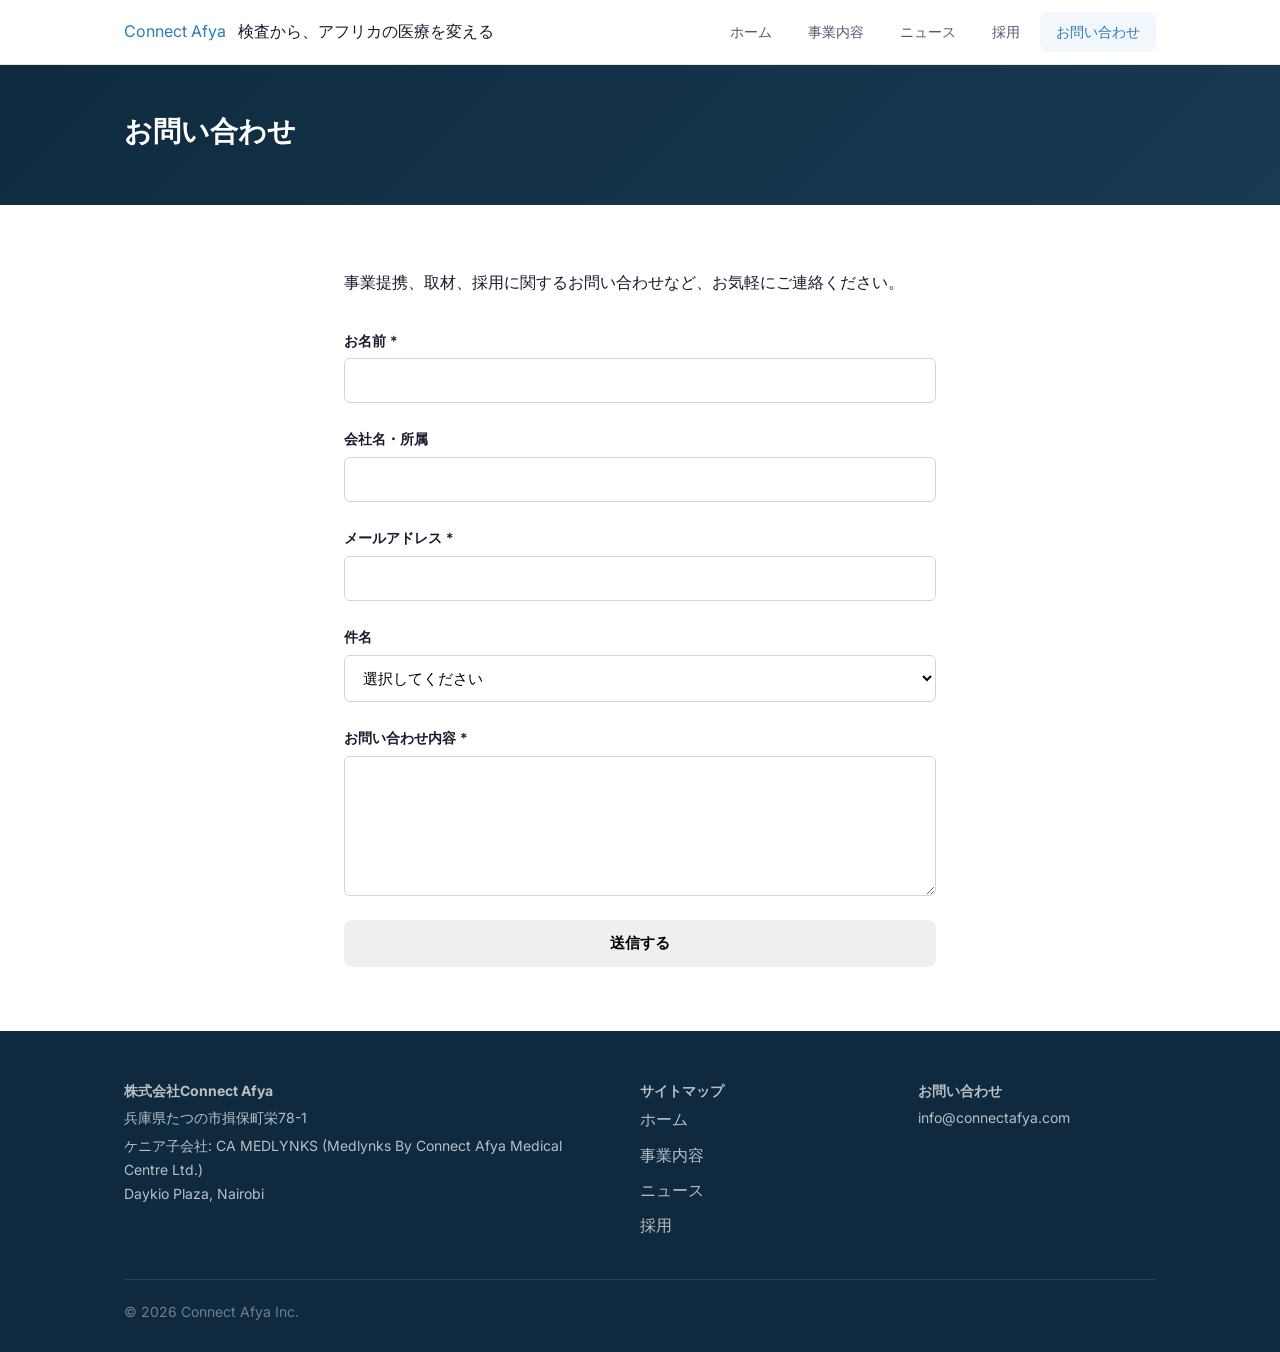
<file: contact/index.html>
<!DOCTYPE html>
<html lang="ja">
<head>
  <meta charset="UTF-8">
  <meta name="viewport" content="width=device-width, initial-scale=1.0">
  <title>お問い合わせ | Connect Afya</title>
  <meta name="description" content="Connect Afyaへのお問い合わせはこちらから。事業提携、取材、採用に関するご連絡をお待ちしています。">
  <link rel="preconnect" href="https://fonts.googleapis.com">
  <link rel="preconnect" href="https://fonts.gstatic.com" crossorigin>
  <link href="https://fonts.googleapis.com/css2?family=Inter:wght@400;500;600;700;800&display=swap" rel="stylesheet">
  <link rel="stylesheet" href="/assets/css/style.css">
  <link rel="icon" href="/favicon.ico">
  <meta property="og:type" content="website">
  <meta property="og:site_name" content="Connect Afya">
  <meta property="og:title" content="お問い合わせ | Connect Afya">
  <meta property="og:description" content="Connect Afyaへのお問い合わせはこちらから。事業提携、取材、採用に関するご連絡をお待ちしています。">
  <meta property="og:image" content="/assets/images/hero-lab.jpg">
  <meta property="og:locale" content="ja_JP">
  <meta name="twitter:card" content="summary_large_image">
</head>
<body>

  <!-- Header -->
  <header class="site-header">
    <div class="site-header__inner">
      <div class="site-header__logo">
        <a href="/">Connect Afya</a>
        <span>検査から、アフリカの医療を変える</span>
      </div>
      <nav class="site-nav">
        <a href="/">ホーム</a>
        <a href="/#business">事業内容</a>
        <a href="/news/">ニュース</a>
        <a href="/careers/">採用</a>
        <a href="/contact/" class="active">お問い合わせ</a>
      </nav>
      <button class="mobile-toggle" aria-label="メニューを開く">
        <span></span>
        <span></span>
        <span></span>
      </button>
    </div>
  </header>

  <!-- Hero -->
  <section class="hero hero--news">
    <div class="container">
      <h1>お問い合わせ</h1>
    </div>
  </section>

  <!-- Contact Form -->
  <section class="section">
    <div class="container" style="max-width:640px;">
      <p style="margin-bottom:2rem;">事業提携、取材、採用に関するお問い合わせなど、お気軽にご連絡ください。</p>

      <form action="https://formspree.io/f/xanonjwk" method="POST" class="contact-form">
        <div class="form-group">
          <label for="name">お名前 <span style="color:var(--color-accent);">*</span></label>
          <input type="text" id="name" name="name" required>
        </div>
        <div class="form-group">
          <label for="company">会社名・所属</label>
          <input type="text" id="company" name="company">
        </div>
        <div class="form-group">
          <label for="email">メールアドレス <span style="color:var(--color-accent);">*</span></label>
          <input type="email" id="email" name="email" required>
        </div>
        <div class="form-group">
          <label for="subject">件名</label>
          <select id="subject" name="subject">
            <option value="">選択してください</option>
            <option value="事業提携">事業提携のご相談</option>
            <option value="取材">取材のお申込み</option>
            <option value="採用">採用に関するお問い合わせ</option>
            <option value="その他">その他</option>
          </select>
        </div>
        <div class="form-group">
          <label for="message">お問い合わせ内容 <span style="color:var(--color-accent);">*</span></label>
          <textarea id="message" name="message" rows="6" required></textarea>
        </div>
        <button type="submit" class="btn">送信する</button>
      </form>
    </div>
  </section>

  <!-- Footer -->
  <footer class="site-footer">
    <div class="container">
      <div class="site-footer__grid">
        <div>
          <p><strong>株式会社Connect Afya</strong></p>
          <p>兵庫県たつの市揖保町栄78-1</p>
          <p>ケニア子会社: CA MEDLYNKS (Medlynks By Connect Afya Medical Centre Ltd.)<br>Daykio Plaza, Nairobi</p>
        </div>
        <div>
          <p><strong>サイトマップ</strong></p>
          <ul>
            <li><a href="/">ホーム</a></li>
            <li><a href="/#business">事業内容</a></li>
            <li><a href="/news/">ニュース</a></li>
            <li><a href="/careers/">採用</a></li>
          </ul>
        </div>
        <div>
          <p><strong>お問い合わせ</strong></p>
          <p><a href="mailto:info@connectafya.com">info@connectafya.com</a></p>
        </div>
      </div>
      <div class="site-footer__bottom">
        <p>&copy; 2026 Connect Afya Inc.</p>
      </div>
    </div>
  </footer>

  <!-- Scroll animation & mobile menu -->
  <script>
    document.addEventListener('DOMContentLoaded', function() {
      var toggle = document.querySelector('.mobile-toggle');
      var nav = document.querySelector('.site-nav');
      if (toggle && nav) {
        toggle.addEventListener('click', function() {
          nav.classList.toggle('open');
        });
      }
    });
  </script>
</body>
</html>
</file>
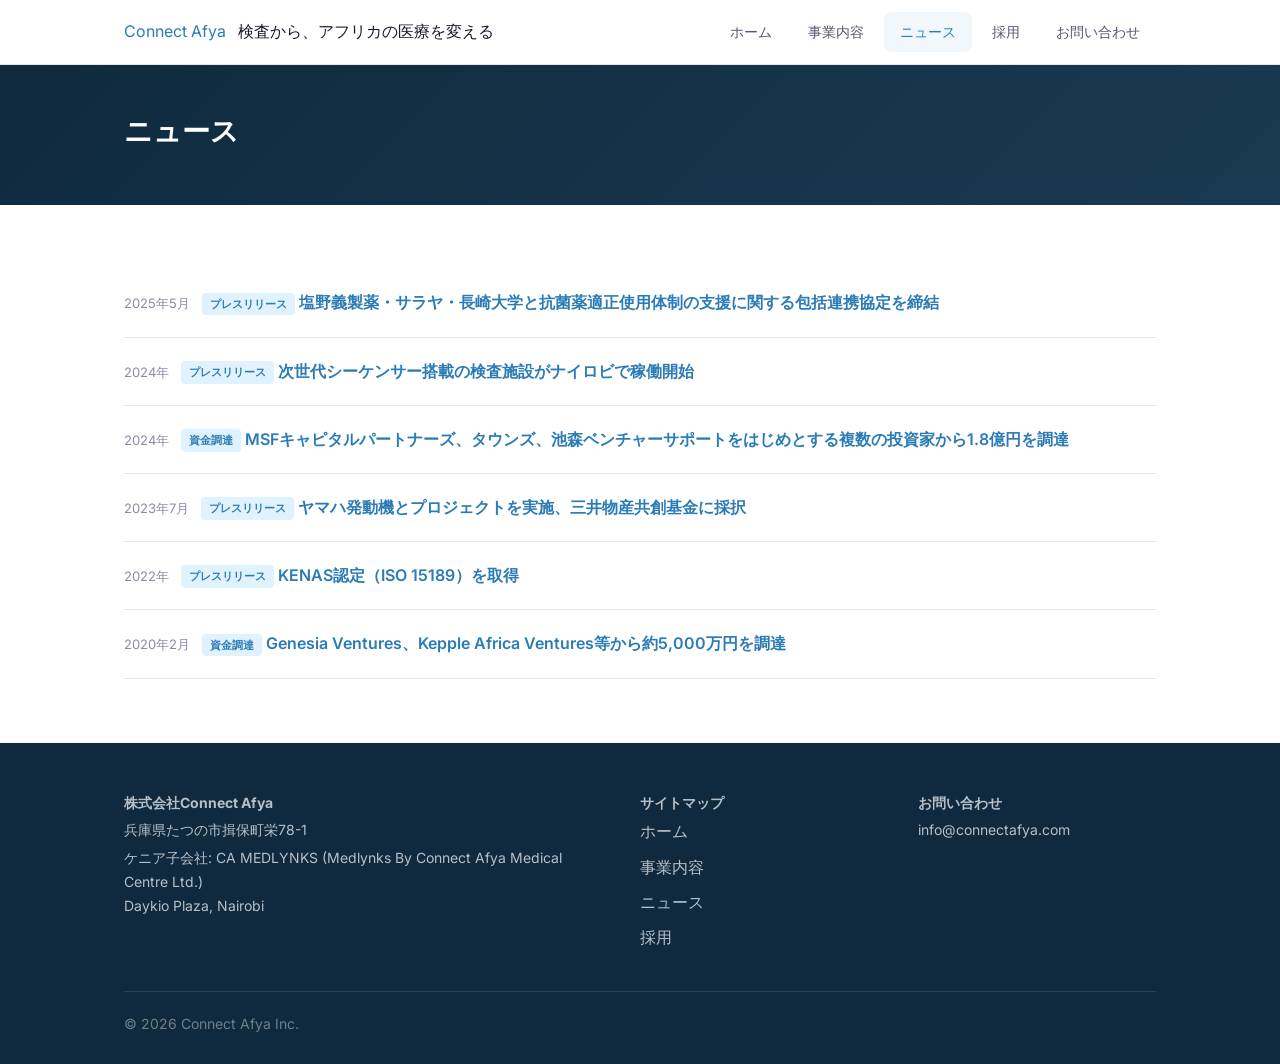
<file: news/index.html>
<!DOCTYPE html>
<html lang="ja">
<head>
  <meta charset="UTF-8">
  <meta name="viewport" content="width=device-width, initial-scale=1.0">
  <title>ニュース | Connect Afya</title>
  <meta name="description" content="Connect Afyaのニュース、プレスリリース、資金調達情報をお届けします。">
  <link rel="preconnect" href="https://fonts.googleapis.com">
  <link rel="preconnect" href="https://fonts.gstatic.com" crossorigin>
  <link href="https://fonts.googleapis.com/css2?family=Inter:wght@400;500;600;700;800&display=swap" rel="stylesheet">
  <link rel="stylesheet" href="/assets/css/style.css">
  <link rel="icon" href="/favicon.ico">
  <meta property="og:type" content="website">
  <meta property="og:site_name" content="Connect Afya">
  <meta property="og:title" content="ニュース | Connect Afya">
  <meta property="og:description" content="Connect Afyaのニュース、プレスリリース、資金調達情報をお届けします。">
  <meta property="og:image" content="/assets/images/hero-lab.jpg">
  <meta property="og:locale" content="ja_JP">
  <meta name="twitter:card" content="summary_large_image">
</head>
<body>

  <!-- Header -->
  <header class="site-header">
    <div class="site-header__inner">
      <div class="site-header__logo">
        <a href="/">Connect Afya</a>
        <span>検査から、アフリカの医療を変える</span>
      </div>
      <nav class="site-nav">
        <a href="/">ホーム</a>
        <a href="/#business">事業内容</a>
        <a href="/news/" class="active">ニュース</a>
        <a href="/careers/">採用</a>
        <a href="mailto:info@connectafya.com">お問い合わせ</a>
      </nav>
      <button class="mobile-toggle" aria-label="メニューを開く">
        <span></span>
        <span></span>
        <span></span>
      </button>
    </div>
  </header>

  <!-- Hero -->
  <section class="hero hero--news">
    <div class="container">
      <h1>ニュース</h1>
    </div>
  </section>

  <!-- News List -->
  <section class="section">
    <div class="container">
      <div class="news-item">
        <span class="news-item__date">2025年5月</span>
        <span class="news-item__tag">プレスリリース</span>
        <a href="https://www.shionogi.com/jp/ja/news/2025/05/20240509-2.html" target="_blank" rel="noopener" class="news-item__title">塩野義製薬・サラヤ・長崎大学と抗菌薬適正使用体制の支援に関する包括連携協定を締結</a>
      </div>
      <div class="news-item">
        <span class="news-item__date">2024年</span>
        <span class="news-item__tag">プレスリリース</span>
        <a href="#" class="news-item__title">次世代シーケンサー搭載の検査施設がナイロビで稼働開始</a>
      </div>
      <div class="news-item">
        <span class="news-item__date">2024年</span>
        <span class="news-item__tag">資金調達</span>
        <a href="#" class="news-item__title">MSFキャピタルパートナーズ、タウンズ、池森ベンチャーサポートをはじめとする複数の投資家から1.8億円を調達</a>
      </div>
      <div class="news-item">
        <span class="news-item__date">2023年7月</span>
        <span class="news-item__tag">プレスリリース</span>
        <a href="yamaha-mitsui.html" class="news-item__title">ヤマハ発動機とプロジェクトを実施、三井物産共創基金に採択</a>
      </div>
      <div class="news-item">
        <span class="news-item__date">2022年</span>
        <span class="news-item__tag">プレスリリース</span>
        <a href="#" class="news-item__title">KENAS認定（ISO 15189）を取得</a>
      </div>
      <div class="news-item">
        <span class="news-item__date">2020年2月</span>
        <span class="news-item__tag">資金調達</span>
        <a href="#" class="news-item__title">Genesia Ventures、Kepple Africa Ventures等から約5,000万円を調達</a>
      </div>
    </div>
  </section>

  <!-- Footer -->
  <footer class="site-footer">
    <div class="container">
      <div class="site-footer__grid">
        <div>
          <p><strong>株式会社Connect Afya</strong></p>
          <p>兵庫県たつの市揖保町栄78-1</p>
          <p>ケニア子会社: CA MEDLYNKS (Medlynks By Connect Afya Medical Centre Ltd.)<br>Daykio Plaza, Nairobi</p>
        </div>
        <div>
          <p><strong>サイトマップ</strong></p>
          <ul>
            <li><a href="/">ホーム</a></li>
            <li><a href="/#business">事業内容</a></li>
            <li><a href="/news/">ニュース</a></li>
            <li><a href="/careers/">採用</a></li>
          </ul>
        </div>
        <div>
          <p><strong>お問い合わせ</strong></p>
          <p><a href="mailto:info@connectafya.com">info@connectafya.com</a></p>
        </div>
      </div>
      <div class="site-footer__bottom">
        <p>&copy; 2026 Connect Afya Inc.</p>
      </div>
    </div>
  </footer>

</body>
</html>
</file>
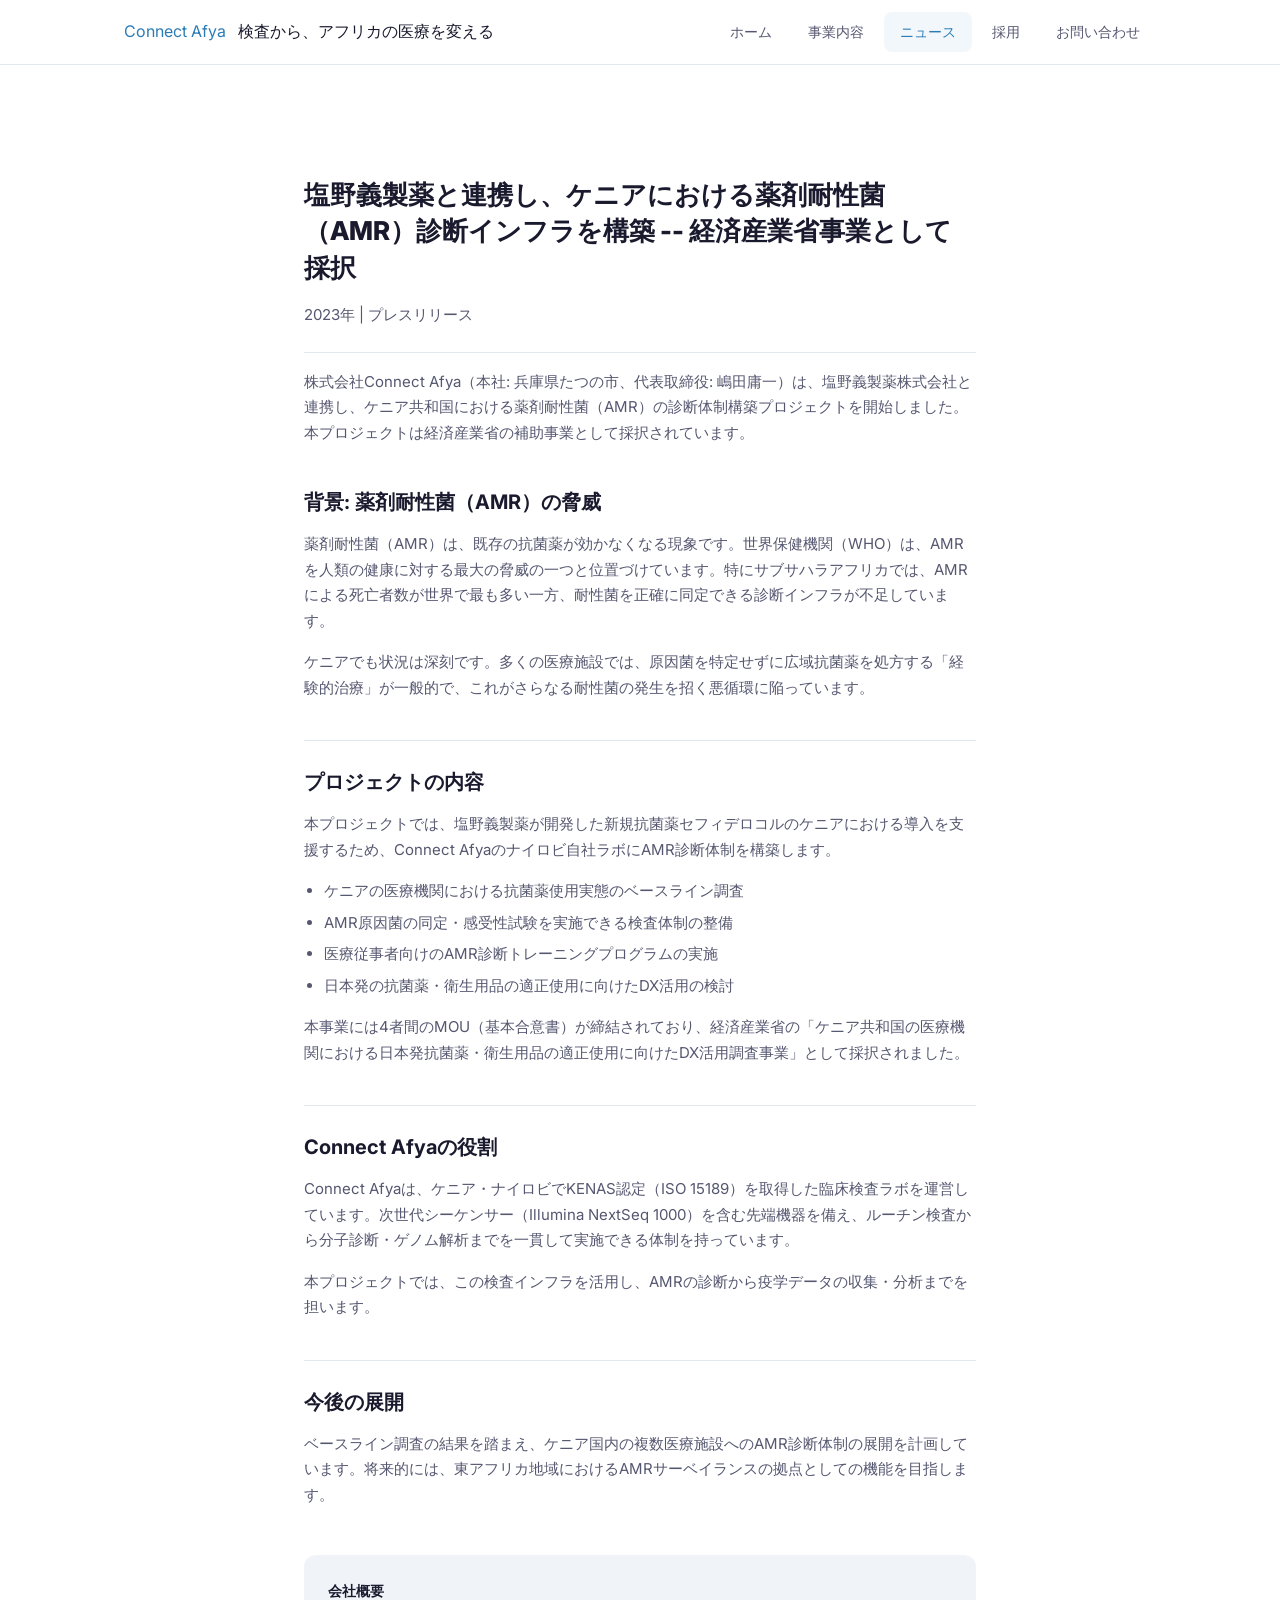
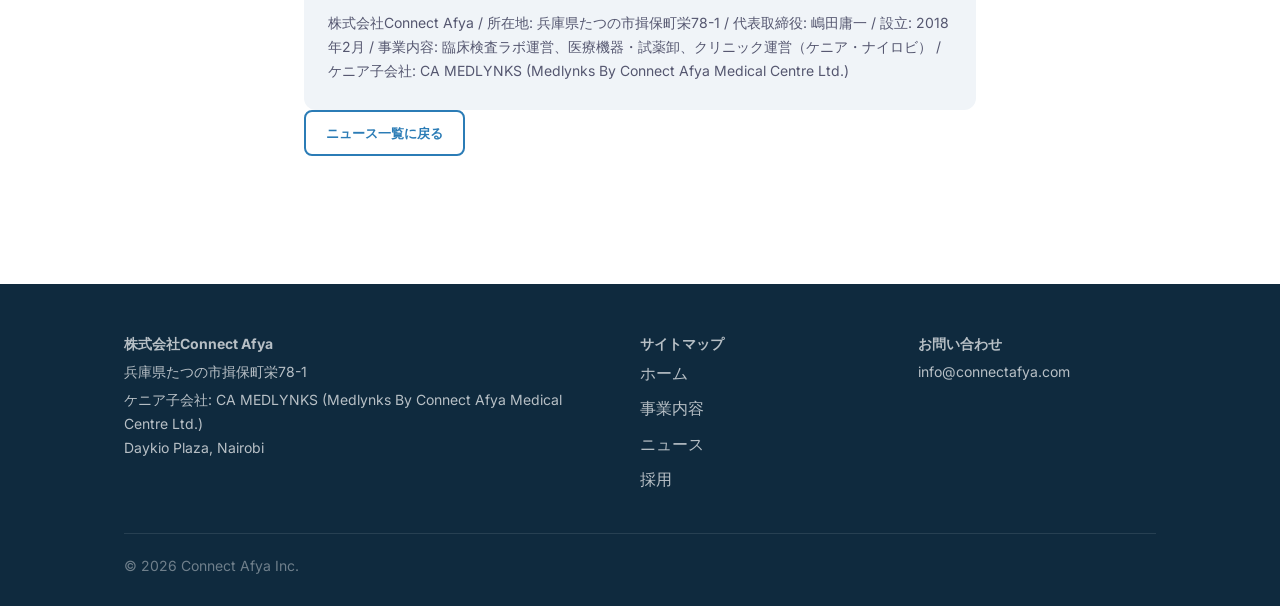
<file: news/shionogi-amr.html>
<!DOCTYPE html>
<html lang="ja">
<head>
  <meta charset="UTF-8">
  <meta name="viewport" content="width=device-width, initial-scale=1.0">
  <title>塩野義製薬とケニアにおけるAMR診断インフラ構築を開始 | Connect Afya</title>
  <meta name="description" content="Connect Afyaは塩野義製薬と連携し、ケニアにおける薬剤耐性菌（AMR）の診断体制構築プロジェクトを開始しました。経済産業省の補助事業として採択。">
  <link rel="preconnect" href="https://fonts.googleapis.com">
  <link rel="preconnect" href="https://fonts.gstatic.com" crossorigin>
  <link href="https://fonts.googleapis.com/css2?family=Inter:wght@400;500;600;700;800&display=swap" rel="stylesheet">
  <link rel="stylesheet" href="/assets/css/style.css">
  <link rel="icon" href="/favicon.ico">
  <meta property="og:type" content="website">
  <meta property="og:site_name" content="Connect Afya">
  <meta property="og:title" content="塩野義製薬とケニアにおけるAMR診断インフラ構築を開始 | Connect Afya">
  <meta property="og:description" content="Connect Afyaは塩野義製薬と連携し、ケニアにおける薬剤耐性菌（AMR）の診断体制構築プロジェクトを開始しました。経済産業省の補助事業として採択。">
  <meta property="og:image" content="/assets/images/hero-lab.jpg">
  <meta property="og:locale" content="ja_JP">
  <meta name="twitter:card" content="summary_large_image">
</head>
<body>

  <!-- Header -->
  <header class="site-header">
    <div class="site-header__inner">
      <div class="site-header__logo">
        <a href="/">Connect Afya</a>
        <span>検査から、アフリカの医療を変える</span>
      </div>
      <nav class="site-nav">
        <a href="/">ホーム</a>
        <a href="/#business">事業内容</a>
        <a href="/news/" class="active">ニュース</a>
        <a href="/careers/">採用</a>
        <a href="mailto:info@connectafya.com">お問い合わせ</a>
      </nav>
      <button class="mobile-toggle" aria-label="メニューを開く">
        <span></span>
        <span></span>
        <span></span>
      </button>
    </div>
  </header>

  <!-- Article -->
  <section class="section">
    <div class="container">
      <article class="article">
        <h1>塩野義製薬と連携し、ケニアにおける薬剤耐性菌（AMR）診断インフラを構築 -- 経済産業省事業として採択</h1>
        <p class="article__meta">2023年 | プレスリリース</p>

        <p>株式会社Connect Afya（本社: 兵庫県たつの市、代表取締役: 嶋田庸一）は、塩野義製薬株式会社と連携し、ケニア共和国における薬剤耐性菌（AMR）の診断体制構築プロジェクトを開始しました。本プロジェクトは経済産業省の補助事業として採択されています。</p>

        <h2>背景: 薬剤耐性菌（AMR）の脅威</h2>
        <p>薬剤耐性菌（AMR）は、既存の抗菌薬が効かなくなる現象です。世界保健機関（WHO）は、AMRを人類の健康に対する最大の脅威の一つと位置づけています。特にサブサハラアフリカでは、AMRによる死亡者数が世界で最も多い一方、耐性菌を正確に同定できる診断インフラが不足しています。</p>
        <p>ケニアでも状況は深刻です。多くの医療施設では、原因菌を特定せずに広域抗菌薬を処方する「経験的治療」が一般的で、これがさらなる耐性菌の発生を招く悪循環に陥っています。</p>

        <h2>プロジェクトの内容</h2>
        <p>本プロジェクトでは、塩野義製薬が開発した新規抗菌薬セフィデロコルのケニアにおける導入を支援するため、Connect Afyaのナイロビ自社ラボにAMR診断体制を構築します。</p>
        <ul>
          <li>ケニアの医療機関における抗菌薬使用実態のベースライン調査</li>
          <li>AMR原因菌の同定・感受性試験を実施できる検査体制の整備</li>
          <li>医療従事者向けのAMR診断トレーニングプログラムの実施</li>
          <li>日本発の抗菌薬・衛生用品の適正使用に向けたDX活用の検討</li>
        </ul>
        <p>本事業には4者間のMOU（基本合意書）が締結されており、経済産業省の「ケニア共和国の医療機関における日本発抗菌薬・衛生用品の適正使用に向けたDX活用調査事業」として採択されました。</p>

        <h2>Connect Afyaの役割</h2>
        <p>Connect Afyaは、ケニア・ナイロビでKENAS認定（ISO 15189）を取得した臨床検査ラボを運営しています。次世代シーケンサー（Illumina NextSeq 1000）を含む先端機器を備え、ルーチン検査から分子診断・ゲノム解析までを一貫して実施できる体制を持っています。</p>
        <p>本プロジェクトでは、この検査インフラを活用し、AMRの診断から疫学データの収集・分析までを担います。</p>

        <h2>今後の展開</h2>
        <p>ベースライン調査の結果を踏まえ、ケニア国内の複数医療施設へのAMR診断体制の展開を計画しています。将来的には、東アフリカ地域におけるAMRサーベイランスの拠点としての機能を目指します。</p>

        <div class="article__company">
          <h3>会社概要</h3>
          <p>株式会社Connect Afya / 所在地: 兵庫県たつの市揖保町栄78-1 / 代表取締役: 嶋田庸一 / 設立: 2018年2月 / 事業内容: 臨床検査ラボ運営、医療機器・試薬卸、クリニック運営（ケニア・ナイロビ） / ケニア子会社: CA MEDLYNKS (Medlynks By Connect Afya Medical Centre Ltd.)</p>
        </div>

        <p><a href="/news/" class="btn btn--outline btn--sm">ニュース一覧に戻る</a></p>
      </article>
    </div>
  </section>

  <!-- Footer -->
  <footer class="site-footer">
    <div class="container">
      <div class="site-footer__grid">
        <div>
          <p><strong>株式会社Connect Afya</strong></p>
          <p>兵庫県たつの市揖保町栄78-1</p>
          <p>ケニア子会社: CA MEDLYNKS (Medlynks By Connect Afya Medical Centre Ltd.)<br>Daykio Plaza, Nairobi</p>
        </div>
        <div>
          <p><strong>サイトマップ</strong></p>
          <ul>
            <li><a href="/">ホーム</a></li>
            <li><a href="/#business">事業内容</a></li>
            <li><a href="/news/">ニュース</a></li>
            <li><a href="/careers/">採用</a></li>
          </ul>
        </div>
        <div>
          <p><strong>お問い合わせ</strong></p>
          <p><a href="mailto:info@connectafya.com">info@connectafya.com</a></p>
        </div>
      </div>
      <div class="site-footer__bottom">
        <p>&copy; 2026 Connect Afya Inc.</p>
      </div>
    </div>
  </footer>

</body>
</html>
</file>
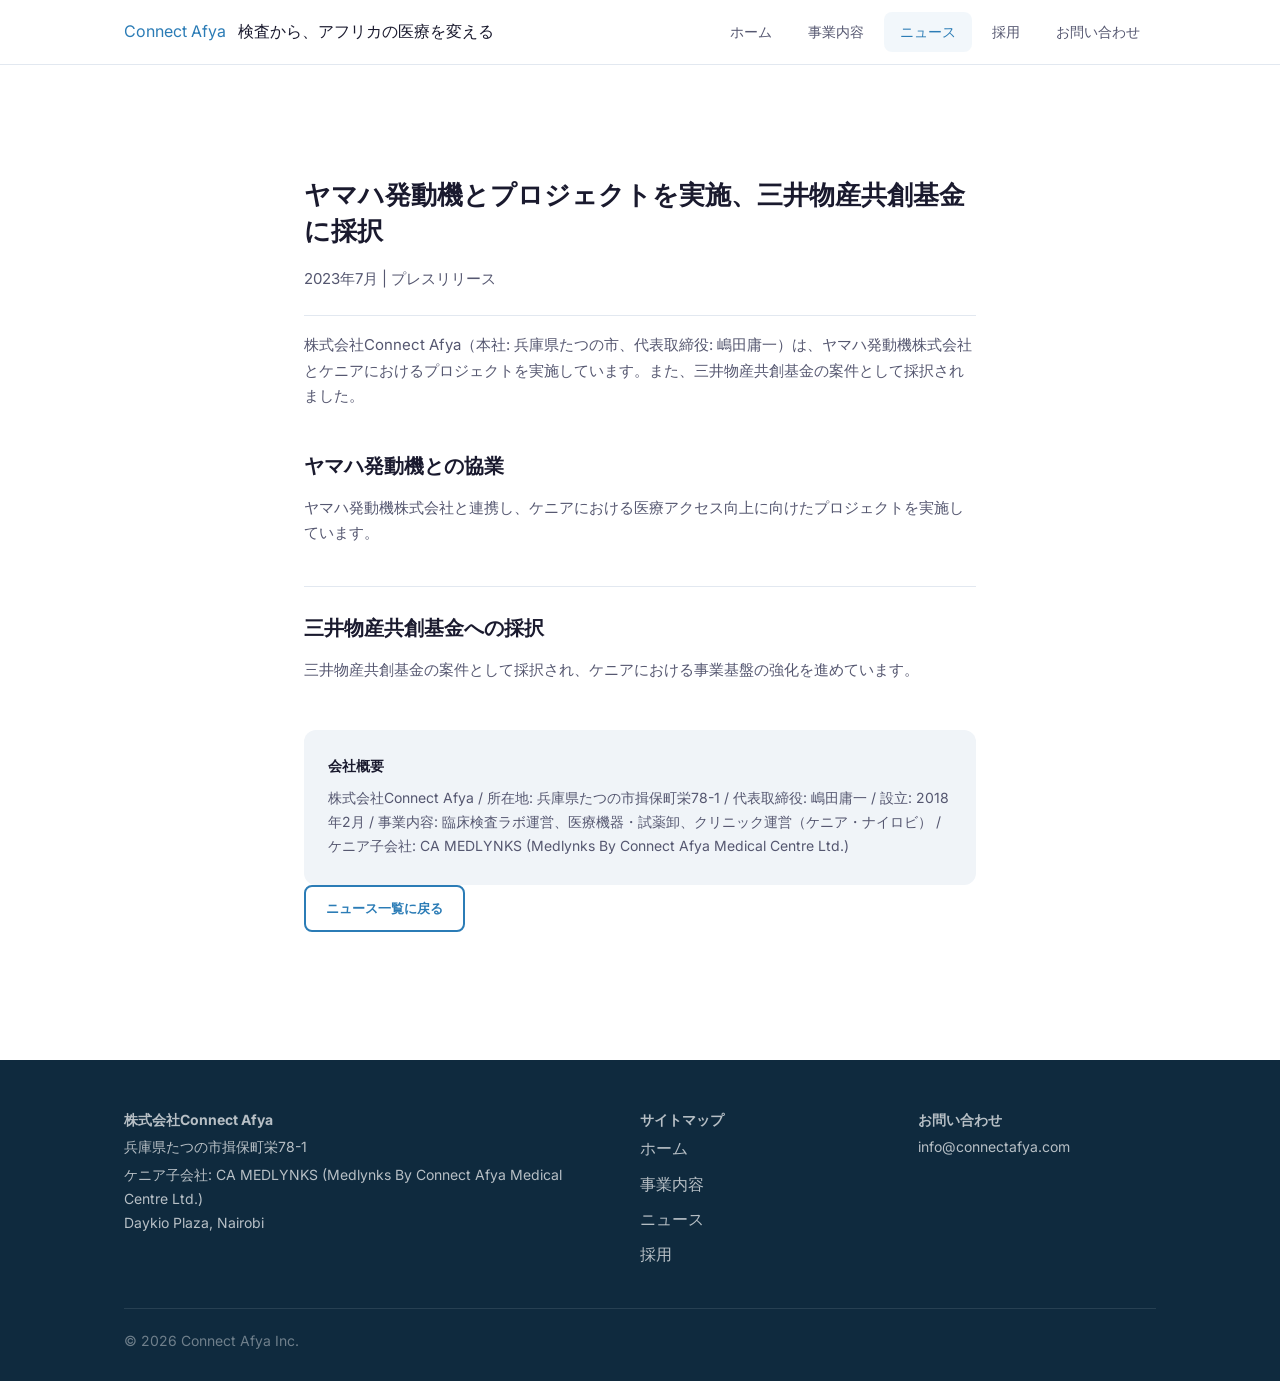
<file: news/yamaha-mitsui.html>
<!DOCTYPE html>
<html lang="ja">
<head>
  <meta charset="UTF-8">
  <meta name="viewport" content="width=device-width, initial-scale=1.0">
  <title>ヤマハ発動機とプロジェクトを実施、三井物産共創基金に採択 | Connect Afya</title>
  <meta name="description" content="Connect Afyaはヤマハ発動機とケニアにおけるプロジェクトを実施。また三井物産共創基金の案件として採択されました。">
  <link rel="preconnect" href="https://fonts.googleapis.com">
  <link rel="preconnect" href="https://fonts.gstatic.com" crossorigin>
  <link href="https://fonts.googleapis.com/css2?family=Inter:wght@400;500;600;700;800&display=swap" rel="stylesheet">
  <link rel="stylesheet" href="/assets/css/style.css">
  <link rel="icon" href="/favicon.ico">
  <meta property="og:type" content="website">
  <meta property="og:site_name" content="Connect Afya">
  <meta property="og:title" content="ヤマハ発動機とプロジェクトを実施、三井物産共創基金に採択 | Connect Afya">
  <meta property="og:description" content="Connect Afyaはヤマハ発動機とケニアにおけるプロジェクトを実施。また三井物産共創基金の案件として採択されました。">
  <meta property="og:image" content="/assets/images/hero-lab.jpg">
  <meta property="og:locale" content="ja_JP">
  <meta name="twitter:card" content="summary_large_image">
</head>
<body>

  <!-- Header -->
  <header class="site-header">
    <div class="site-header__inner">
      <div class="site-header__logo">
        <a href="/">Connect Afya</a>
        <span>検査から、アフリカの医療を変える</span>
      </div>
      <nav class="site-nav">
        <a href="/">ホーム</a>
        <a href="/#business">事業内容</a>
        <a href="/news/" class="active">ニュース</a>
        <a href="/careers/">採用</a>
        <a href="mailto:info@connectafya.com">お問い合わせ</a>
      </nav>
      <button class="mobile-toggle" aria-label="メニューを開く">
        <span></span>
        <span></span>
        <span></span>
      </button>
    </div>
  </header>

  <!-- Article -->
  <section class="section">
    <div class="container">
      <article class="article">
        <h1>ヤマハ発動機とプロジェクトを実施、三井物産共創基金に採択</h1>
        <p class="article__meta">2023年7月 | プレスリリース</p>

        <p>株式会社Connect Afya（本社: 兵庫県たつの市、代表取締役: 嶋田庸一）は、ヤマハ発動機株式会社とケニアにおけるプロジェクトを実施しています。また、三井物産共創基金の案件として採択されました。</p>

        <h2>ヤマハ発動機との協業</h2>
        <p>ヤマハ発動機株式会社と連携し、ケニアにおける医療アクセス向上に向けたプロジェクトを実施しています。</p>

        <h2>三井物産共創基金への採択</h2>
        <p>三井物産共創基金の案件として採択され、ケニアにおける事業基盤の強化を進めています。</p>

        <div class="article__company">
          <h3>会社概要</h3>
          <p>株式会社Connect Afya / 所在地: 兵庫県たつの市揖保町栄78-1 / 代表取締役: 嶋田庸一 / 設立: 2018年2月 / 事業内容: 臨床検査ラボ運営、医療機器・試薬卸、クリニック運営（ケニア・ナイロビ） / ケニア子会社: CA MEDLYNKS (Medlynks By Connect Afya Medical Centre Ltd.)</p>
        </div>

        <p><a href="/news/" class="btn btn--outline btn--sm">ニュース一覧に戻る</a></p>
      </article>
    </div>
  </section>

  <!-- Footer -->
  <footer class="site-footer">
    <div class="container">
      <div class="site-footer__grid">
        <div>
          <p><strong>株式会社Connect Afya</strong></p>
          <p>兵庫県たつの市揖保町栄78-1</p>
          <p>ケニア子会社: CA MEDLYNKS (Medlynks By Connect Afya Medical Centre Ltd.)<br>Daykio Plaza, Nairobi</p>
        </div>
        <div>
          <p><strong>サイトマップ</strong></p>
          <ul>
            <li><a href="/">ホーム</a></li>
            <li><a href="/#business">事業内容</a></li>
            <li><a href="/news/">ニュース</a></li>
            <li><a href="/careers/">採用</a></li>
          </ul>
        </div>
        <div>
          <p><strong>お問い合わせ</strong></p>
          <p><a href="mailto:info@connectafya.com">info@connectafya.com</a></p>
        </div>
      </div>
      <div class="site-footer__bottom">
        <p>&copy; 2026 Connect Afya Inc.</p>
      </div>
    </div>
  </footer>

</body>
</html>
</file>
<file: assets/css/style.css>
/* ===== Connect Afya Corporate Site ===== */

:root {
  --brand-blue: #2B7CB6;
  --brand-blue-dark: #1E5F8E;
  --brand-blue-light: #3A93D4;
  --brand-green: #8DC63F;
  --color-text: #1a1a2e;
  --color-text-secondary: #555770;
  --color-text-light: #8a8ca5;
  --color-bg: #ffffff;
  --color-bg-warm: #fafbfe;
  --color-bg-cool: #f0f4f8;
  --color-bg-dark: #0F2A3E;
  --color-border: #e2e8f0;
  --font: 'Inter', -apple-system, BlinkMacSystemFont, 'Segoe UI', sans-serif;
  --container: 1080px;
  --radius: 12px;
  --shadow: 0 1px 3px rgba(0,0,0,0.1);
  --shadow-md: 0 4px 12px rgba(0,0,0,0.08);
  --shadow-lg: 0 10px 25px rgba(0,0,0,0.1);
}

*, *::before, *::after { box-sizing: border-box; margin: 0; padding: 0; }

html { scroll-behavior: smooth; }

body {
  font-family: var(--font);
  color: var(--color-text);
  line-height: 1.7;
  font-size: 16px;
  background: var(--color-bg);
}

a { color: var(--brand-blue); text-decoration: none; }
a:hover { color: var(--brand-blue-dark); }

img { max-width: 100%; height: auto; }

.container {
  max-width: var(--container);
  margin: 0 auto;
  padding: 0 24px;
}

/* ===== Header ===== */

.site-header {
  position: sticky;
  top: 0;
  z-index: 100;
  background: rgba(255,255,255,0.97);
  backdrop-filter: blur(12px);
  border-bottom: 1px solid var(--color-border);
}

.site-header__inner {
  max-width: var(--container);
  margin: 0 auto;
  padding: 0 24px;
  display: flex;
  align-items: center;
  justify-content: space-between;
  height: 64px;
}

.site-header__logo {
  display: flex;
  align-items: center;
  gap: 12px;
  text-decoration: none;
  color: var(--color-text);
}

.site-header__logo strong {
  font-size: 18px;
  font-weight: 700;
}

.site-header__logo small {
  display: block;
  font-size: 11px;
  color: var(--color-text-secondary);
  font-weight: 400;
}

.site-nav { display: flex; align-items: center; gap: 4px; }
.site-nav a {
  padding: 8px 16px;
  font-size: 14px;
  font-weight: 500;
  color: var(--color-text-secondary);
  border-radius: 8px;
  transition: all 0.2s;
}
.site-nav a:hover, .site-nav a.active {
  color: var(--brand-blue);
  background: rgba(43,124,182,0.06);
}

.mobile-toggle {
  display: none;
  background: none;
  border: none;
  cursor: pointer;
  padding: 8px;
}
.mobile-toggle svg { width: 24px; height: 24px; stroke: var(--color-text); }

@media (max-width: 768px) {
  .site-nav { display: none; }
  .mobile-toggle { display: block; }
  .site-nav.open {
    display: flex;
    flex-direction: column;
    position: absolute;
    top: 64px;
    left: 0;
    right: 0;
    background: #fff;
    border-bottom: 1px solid var(--color-border);
    padding: 16px 24px;
    box-shadow: var(--shadow-md);
  }
}

/* ===== Hero ===== */

.hero {
  background: linear-gradient(135deg, var(--color-bg-dark) 0%, #1a3a52 100%);
  color: #fff;
  padding: 80px 0 72px;
}

.hero h1 {
  font-size: 36px;
  font-weight: 800;
  line-height: 1.3;
  margin-bottom: 16px;
}

.hero p {
  font-size: 17px;
  line-height: 1.8;
  opacity: 0.85;
  max-width: 640px;
}

.hero--with-image {
  position: relative;
  overflow: hidden;
  min-height: 100vh;
  display: flex;
  align-items: center;
}

.hero--with-image::before {
  content: '';
  position: absolute;
  inset: 0;
  background: linear-gradient(135deg, rgba(15,42,62,0.85) 0%, rgba(26,58,82,0.7) 100%);
  z-index: 1;
}

.hero--with-image .hero__bg {
  position: absolute;
  inset: 0;
  width: 100%;
  height: 100%;
  object-fit: cover;
  object-position: center;
  animation: heroZoom 20s ease-in-out infinite alternate;
}

@keyframes heroZoom {
  from { transform: scale(1); }
  to { transform: scale(1.08); }
}

.hero--with-image .container {
  position: relative;
  z-index: 2;
}

.hero--careers.hero--with-image {
  min-height: 50vh;
}

.hero--careers { padding: 64px 0 56px; }
.hero--careers h1 { font-size: 32px; }
.hero--news { padding: 48px 0 40px; }
.hero--news h1 { font-size: 28px; }

@media (max-width: 768px) {
  .hero { padding: 56px 0 48px; }
  .hero--with-image { min-height: 380px; }
  .hero h1 { font-size: 26px; }
  .hero p { font-size: 15px; }
}

/* ===== Sections ===== */

.section {
  padding: 64px 0;
}

.section--alt {
  background: var(--color-bg-warm);
}

.section-title {
  font-size: 26px;
  font-weight: 800;
  margin-bottom: 12px;
}

.section-subtitle {
  font-size: 15px;
  color: var(--color-text-secondary);
  margin-bottom: 40px;
}

/* ===== Stats ===== */

.stats {
  display: grid;
  grid-template-columns: repeat(4, 1fr);
  gap: 24px;
  margin-top: 40px;
}

.stat {
  text-align: center;
  padding: 24px 16px;
  background: rgba(255,255,255,0.08);
  border-radius: var(--radius);
  border: 1px solid rgba(255,255,255,0.1);
}

.stat__number {
  font-size: 36px;
  font-weight: 800;
  color: var(--brand-green);
  display: block;
}

.stat__label {
  font-size: 13px;
  opacity: 0.7;
  margin-top: 4px;
}

@media (max-width: 768px) {
  .stats { grid-template-columns: repeat(2, 1fr); gap: 12px; }
  .stat__number { font-size: 28px; }
}

/* ===== Cards ===== */

.card-grid {
  display: grid;
  grid-template-columns: repeat(2, 1fr);
  gap: 24px;
}

.card-grid--3 { grid-template-columns: repeat(3, 1fr); }

@media (max-width: 768px) {
  .card-grid, .card-grid--3 { grid-template-columns: 1fr; }
}

.card {
  background: #fff;
  border: 1px solid var(--color-border);
  border-radius: var(--radius);
  padding: 28px;
  transition: box-shadow 0.2s, transform 0.2s;
}

.card:hover {
  box-shadow: var(--shadow-md);
  transform: translateY(-2px);
}

.card__icon {
  width: 64px;
  height: 64px;
  border-radius: 10px;
  display: flex;
  align-items: center;
  justify-content: center;
  margin-bottom: 16px;
  font-size: 22px;
  overflow: hidden;
}

.card__icon img {
  width: 100%;
  height: 100%;
  object-fit: cover;
}

.card__icon--blue { background: #e0f2fe; }
.card__icon--green { background: #d1fae5; }
.card__icon--amber { background: #fef3c7; }
.card__icon--purple { background: #ede9fe; }

.card h3 {
  font-size: 18px;
  font-weight: 700;
  margin-bottom: 8px;
}

.card p {
  font-size: 14px;
  color: var(--color-text-secondary);
  line-height: 1.7;
}

/* ===== Position cards (careers) ===== */

.position {
  background: #fff;
  border: 1px solid var(--color-border);
  border-radius: var(--radius);
  padding: 28px;
  margin-bottom: 20px;
}

.position__badge {
  display: inline-block;
  font-size: 12px;
  font-weight: 600;
  padding: 4px 12px;
  border-radius: 20px;
  margin-bottom: 12px;
}

.position__badge--intern {
  background: #e0f2fe;
  color: var(--brand-blue);
}

.position__badge--probono {
  background: #d1fae5;
  color: #059669;
}

.position h3 {
  font-size: 18px;
  font-weight: 700;
  margin-bottom: 12px;
}

.position ul {
  list-style: none;
  margin-bottom: 12px;
}

.position li {
  font-size: 14px;
  color: var(--color-text-secondary);
  padding: 3px 0;
  padding-left: 20px;
  position: relative;
}

.position li::before {
  content: '';
  position: absolute;
  left: 0;
  top: 10px;
  width: 6px;
  height: 6px;
  border-radius: 50%;
  background: var(--brand-blue);
}

.position__target {
  font-size: 13px;
  color: var(--brand-blue);
  font-weight: 500;
  border-top: 1px solid var(--color-border);
  padding-top: 12px;
  margin-top: 12px;
}

/* ===== Table ===== */

.table-wrap {
  overflow-x: auto;
  margin: 24px 0;
}

table {
  width: 100%;
  border-collapse: collapse;
  font-size: 14px;
}

th {
  background: var(--color-bg-cool);
  font-weight: 600;
  text-align: left;
  padding: 12px 16px;
  border-bottom: 2px solid var(--color-border);
}

td {
  padding: 12px 16px;
  border-bottom: 1px solid var(--color-border);
  color: var(--color-text-secondary);
}

/* ===== FAQ ===== */

.faq-item {
  border: 1px solid var(--color-border);
  border-radius: var(--radius);
  margin-bottom: 12px;
  overflow: hidden;
}

.faq-item summary {
  padding: 16px 20px;
  font-weight: 600;
  font-size: 15px;
  cursor: pointer;
  list-style: none;
  display: flex;
  justify-content: space-between;
  align-items: center;
}

.faq-item summary::after {
  content: '+';
  font-size: 20px;
  color: var(--color-text-light);
  transition: transform 0.2s;
}

.faq-item[open] summary::after {
  transform: rotate(45deg);
}

.faq-item[open] {
  border-color: var(--brand-blue);
  box-shadow: var(--shadow);
}

.faq-answer {
  padding: 0 20px 16px;
  font-size: 14px;
  color: var(--color-text-secondary);
  line-height: 1.7;
}

/* ===== News list ===== */

.news-item {
  display: block;
  padding: 20px 0;
  border-bottom: 1px solid var(--color-border);
  text-decoration: none;
  color: var(--color-text);
  transition: background 0.15s;
}

.news-item:hover {
  background: var(--color-bg-warm);
  margin: 0 -16px;
  padding: 20px 16px;
  border-radius: 8px;
}

.news-item__date {
  font-size: 13px;
  color: var(--color-text-light);
  margin-bottom: 4px;
}

.news-item__title {
  font-size: 16px;
  font-weight: 600;
}

.news-item__tag {
  display: inline-block;
  font-size: 11px;
  font-weight: 600;
  padding: 2px 8px;
  border-radius: 4px;
  background: #e0f2fe;
  color: var(--brand-blue);
  margin-left: 8px;
  vertical-align: middle;
}

/* ===== Article ===== */

.article {
  max-width: 720px;
  margin: 0 auto;
  padding: 48px 24px;
}

.article h1 {
  font-size: 26px;
  font-weight: 800;
  line-height: 1.4;
  margin-bottom: 16px;
}

.article__meta {
  font-size: 13px;
  color: var(--color-text-light);
  margin-bottom: 32px;
  padding-bottom: 24px;
  border-bottom: 1px solid var(--color-border);
}

.article h2 {
  font-size: 20px;
  font-weight: 700;
  margin-top: 40px;
  margin-bottom: 12px;
  padding-top: 24px;
  border-top: 1px solid var(--color-border);
}

.article h2:first-of-type { border-top: none; padding-top: 0; }

.article h3 {
  font-size: 16px;
  font-weight: 700;
  margin-top: 24px;
  margin-bottom: 8px;
}

.article p {
  margin-bottom: 16px;
  font-size: 15px;
  color: var(--color-text-secondary);
}

.article ul {
  margin: 12px 0 16px 20px;
  font-size: 15px;
  color: var(--color-text-secondary);
}

.article li { margin-bottom: 6px; }

.article__company {
  margin-top: 48px;
  padding: 24px;
  background: var(--color-bg-cool);
  border-radius: var(--radius);
  font-size: 14px;
  color: var(--color-text-secondary);
}

.article__company h3 {
  font-size: 14px;
  font-weight: 700;
  color: var(--color-text);
  margin-top: 0;
}

.article__company p { font-size: 14px; margin-bottom: 4px; }

/* ===== Steps ===== */

.steps {
  display: flex;
  flex-direction: column;
  gap: 16px;
  margin: 24px 0;
}

.step {
  display: flex;
  gap: 16px;
  align-items: flex-start;
}

.step__num {
  width: 36px;
  height: 36px;
  min-width: 36px;
  border-radius: 50%;
  background: var(--brand-blue);
  color: #fff;
  display: flex;
  align-items: center;
  justify-content: center;
  font-weight: 700;
  font-size: 14px;
}

.step__text h4 {
  font-size: 15px;
  font-weight: 600;
  margin-bottom: 2px;
}

.step__text p {
  font-size: 13px;
  color: var(--color-text-secondary);
}

/* ===== Buttons ===== */

.btn {
  display: inline-flex;
  align-items: center;
  justify-content: center;
  gap: 8px;
  padding: 14px 28px;
  font-size: 15px;
  font-weight: 600;
  border-radius: 8px;
  border: none;
  cursor: pointer;
  transition: all 0.2s;
  text-decoration: none;
}

.btn--primary {
  background: var(--brand-blue);
  color: #fff;
}
.btn--primary:hover {
  background: var(--brand-blue-dark);
  color: #fff;
  transform: translateY(-1px);
  box-shadow: var(--shadow-md);
}

.btn--outline {
  background: transparent;
  color: var(--brand-blue);
  border: 2px solid var(--brand-blue);
}
.btn--outline:hover {
  background: var(--brand-blue);
  color: #fff;
}

.btn--white {
  background: #fff;
  color: var(--brand-blue);
}
.btn--white:hover {
  background: #f0f4f8;
  color: var(--brand-blue-dark);
}

.btn--sm { padding: 10px 20px; font-size: 13px; }
.btn--block { width: 100%; }

/* ===== Cost box ===== */

.cost-box {
  background: var(--color-bg-cool);
  border-radius: var(--radius);
  padding: 24px;
  margin: 24px 0;
}

.cost-box h4 {
  font-size: 15px;
  font-weight: 700;
  margin-bottom: 12px;
}

.cost-box ul {
  list-style: none;
  font-size: 14px;
  color: var(--color-text-secondary);
}

.cost-box li {
  padding: 4px 0;
  padding-left: 20px;
  position: relative;
}

.cost-box li::before {
  content: '';
  position: absolute;
  left: 0;
  top: 12px;
  width: 6px;
  height: 2px;
  background: var(--brand-blue);
}

/* ===== Footer ===== */

.site-footer {
  background: var(--color-bg-dark);
  color: rgba(255,255,255,0.7);
  padding: 48px 0 24px;
}

.site-footer__grid {
  display: grid;
  grid-template-columns: 2fr 1fr 1fr;
  gap: 40px;
  margin-bottom: 32px;
}

@media (max-width: 768px) {
  .site-footer__grid { grid-template-columns: 1fr; gap: 24px; }
}

.site-footer h4 {
  color: #fff;
  font-size: 13px;
  font-weight: 700;
  text-transform: uppercase;
  letter-spacing: 0.5px;
  margin-bottom: 16px;
}

.site-footer p {
  font-size: 14px;
  line-height: 1.7;
  margin-bottom: 4px;
}

.site-footer ul { list-style: none; }
.site-footer li { margin-bottom: 8px; }
.site-footer a { color: rgba(255,255,255,0.7); }
.site-footer a:hover { color: #fff; }

.site-footer__bottom {
  border-top: 1px solid rgba(255,255,255,0.1);
  padding-top: 20px;
  font-size: 13px;
  color: rgba(255,255,255,0.4);
}

/* ===== Timeline ===== */

.timeline {
  position: relative;
  padding-left: 28px;
  margin: 24px 0;
}

.timeline::before {
  content: '';
  position: absolute;
  left: 6px;
  top: 0;
  bottom: 0;
  width: 2px;
  background: var(--color-border);
}

.timeline-item {
  position: relative;
  margin-bottom: 24px;
}

.timeline-item::before {
  content: '';
  position: absolute;
  left: -24px;
  top: 6px;
  width: 10px;
  height: 10px;
  border-radius: 50%;
  background: var(--brand-blue);
  border: 2px solid #fff;
}

.timeline-item__year {
  font-size: 13px;
  font-weight: 700;
  color: var(--brand-blue);
}

.timeline-item__text {
  font-size: 14px;
  color: var(--color-text-secondary);
}

/* ===== CTA Section ===== */

.cta-section {
  background: linear-gradient(135deg, var(--brand-blue) 0%, var(--brand-blue-dark) 100%);
  color: #fff;
  padding: 56px 0;
  text-align: center;
}

.cta-section h2 {
  font-size: 24px;
  font-weight: 800;
  margin-bottom: 12px;
}

.cta-section p {
  font-size: 15px;
  opacity: 0.85;
  margin-bottom: 24px;
}

/* ===== Photo grid ===== */

.photo-grid {
  display: grid;
  grid-template-columns: repeat(3, 1fr);
  gap: 8px;
  margin: 40px 0;
  border-radius: var(--radius);
  overflow: hidden;
}

.photo-grid img {
  width: 100%;
  height: 200px;
  object-fit: cover;
  transition: transform 0.3s;
}

.photo-grid img:hover {
  transform: scale(1.05);
}

.photo-grid--2col {
  grid-template-columns: repeat(2, 1fr);
}

.photo-grid--2col img {
  height: 260px;
}

@media (max-width: 768px) {
  .photo-grid { grid-template-columns: repeat(2, 1fr); }
  .photo-grid img { height: 150px; }
  .photo-grid--2col { grid-template-columns: 1fr; }
  .photo-grid--2col img { height: 200px; }
}

/* ===== Image + text section ===== */

.split {
  display: grid;
  grid-template-columns: 1fr 1fr;
  gap: 48px;
  align-items: center;
}

.split--reverse { direction: rtl; }
.split--reverse > * { direction: ltr; }

.split__image {
  border-radius: var(--radius);
  overflow: hidden;
}

.split__image img {
  width: 100%;
  height: 360px;
  object-fit: cover;
  display: block;
}

.split__text h2 {
  font-size: 26px;
  font-weight: 800;
  margin-bottom: 16px;
}

.split__text p {
  font-size: 15px;
  color: var(--color-text-secondary);
  line-height: 1.8;
  margin-bottom: 12px;
}

@media (max-width: 768px) {
  .split, .split--reverse { grid-template-columns: 1fr; gap: 24px; }
  .split__image img { height: 240px; }
}

/* ===== Partner logos ===== */

.partner-logos {
  display: flex;
  flex-wrap: wrap;
  align-items: center;
  justify-content: center;
  gap: 32px;
  padding: 32px 0;
  opacity: 0.6;
}

.partner-logos span {
  font-size: 14px;
  font-weight: 600;
  color: var(--color-text-secondary);
  white-space: nowrap;
}

/* ===== Utilities ===== */

.text-center { text-align: center; }
.mt-8 { margin-top: 8px; }
.mt-16 { margin-top: 16px; }
.mt-24 { margin-top: 24px; }
.mt-40 { margin-top: 40px; }
.mb-24 { margin-bottom: 24px; }
.mb-40 { margin-bottom: 40px; }

/* ===== Scroll animations ===== */

.fade-in {
  opacity: 0;
  transform: translateY(32px);
  transition: opacity 0.7s ease, transform 0.7s ease;
}

.fade-in.visible {
  opacity: 1;
  transform: translateY(0);
}

.fade-in-left {
  opacity: 0;
  transform: translateX(-40px);
  transition: opacity 0.7s ease, transform 0.7s ease;
}

.fade-in-left.visible {
  opacity: 1;
  transform: translateX(0);
}

.fade-in-right {
  opacity: 0;
  transform: translateX(40px);
  transition: opacity 0.7s ease, transform 0.7s ease;
}

.fade-in-right.visible {
  opacity: 1;
  transform: translateX(0);
}

/* stagger children */
.stagger > * {
  opacity: 0;
  transform: translateY(24px);
  transition: opacity 0.5s ease, transform 0.5s ease;
}

.stagger.visible > *:nth-child(1) { transition-delay: 0s; }
.stagger.visible > *:nth-child(2) { transition-delay: 0.1s; }
.stagger.visible > *:nth-child(3) { transition-delay: 0.2s; }
.stagger.visible > *:nth-child(4) { transition-delay: 0.3s; }
.stagger.visible > *:nth-child(5) { transition-delay: 0.35s; }
.stagger.visible > *:nth-child(6) { transition-delay: 0.4s; }
.stagger.visible > *:nth-child(7) { transition-delay: 0.45s; }
.stagger.visible > *:nth-child(8) { transition-delay: 0.5s; }
.stagger.visible > *:nth-child(9) { transition-delay: 0.55s; }

.stagger.visible > * {
  opacity: 1;
  transform: translateY(0);
}

/* ===== Mission / Vision block (HAKKI style) ===== */

.statement {
  padding: 80px 0;
  text-align: center;
}

.statement__label {
  display: inline-block;
  font-size: 12px;
  font-weight: 700;
  letter-spacing: 3px;
  text-transform: uppercase;
  color: var(--brand-blue);
  margin-bottom: 16px;
}

.statement__text {
  font-size: 28px;
  font-weight: 800;
  line-height: 1.6;
  max-width: 720px;
  margin: 0 auto;
}

.statement__body {
  font-size: 15px;
  color: var(--color-text-secondary);
  line-height: 1.9;
  max-width: 640px;
  margin: 24px auto 0;
}

@media (max-width: 768px) {
  .statement { padding: 56px 0; }
  .statement__text { font-size: 22px; }
}

/* ===== Team grid ===== */

.team-grid {
  display: grid;
  grid-template-columns: repeat(4, 1fr);
  gap: 24px;
}

.team-card {
  text-align: center;
}

.team-card__photo {
  width: 100%;
  aspect-ratio: 1;
  object-fit: cover;
  border-radius: var(--radius);
  margin-bottom: 12px;
  filter: grayscale(20%);
  transition: filter 0.3s, transform 0.3s;
}

.team-card:hover .team-card__photo {
  filter: grayscale(0%);
  transform: scale(1.03);
}

.team-card__name {
  font-size: 15px;
  font-weight: 700;
}

.team-card__role {
  font-size: 13px;
  color: var(--color-text-secondary);
}

@media (max-width: 768px) {
  .team-grid { grid-template-columns: repeat(2, 1fr); gap: 16px; }
}

/* ===== Full-width image banner ===== */

.image-banner {
  position: relative;
  height: 320px;
  overflow: hidden;
}

.image-banner img {
  width: 100%;
  height: 100%;
  object-fit: cover;
}

.image-banner--overlay::before {
  content: '';
  position: absolute;
  inset: 0;
  background: linear-gradient(135deg, rgba(15,42,62,0.7), rgba(43,124,182,0.5));
  z-index: 1;
}

.image-banner__content {
  position: absolute;
  inset: 0;
  display: flex;
  flex-direction: column;
  align-items: center;
  justify-content: center;
  z-index: 2;
  color: #fff;
  text-align: center;
  padding: 24px;
}

.image-banner__content h2 {
  font-size: 28px;
  font-weight: 800;
  margin-bottom: 16px;
}

/* ===== Accreditation / Awards badges ===== */

.badges {
  display: flex;
  flex-wrap: wrap;
  align-items: center;
  justify-content: center;
  gap: 40px;
  padding: 24px 0;
}

.badge {
  text-align: center;
}

.badge__icon {
  width: 80px;
  height: 80px;
  border-radius: 50%;
  background: var(--color-bg-cool);
  display: flex;
  align-items: center;
  justify-content: center;
  margin: 0 auto 8px;
  font-size: 28px;
  font-weight: 800;
  color: var(--brand-blue);
}

.badge__label {
  font-size: 13px;
  font-weight: 600;
  color: var(--color-text-secondary);
}

/* ===== Card hover zoom ===== */

.card {
  overflow: hidden;
}

.card__icon {
  overflow: hidden;
  transition: transform 0.3s;
}

.card:hover .card__icon img {
  transform: scale(1.1);
}

.card__icon img {
  transition: transform 0.4s ease;
}

/* ===== Partner logos enhanced ===== */

.partner-logos {
  opacity: 1;
}

.partner-logos span {
  font-size: 15px;
  font-weight: 700;
  color: var(--color-text-light);
  padding: 12px 24px;
  border: 1px solid var(--color-border);
  border-radius: 8px;
  background: #fff;
  transition: all 0.2s;
}

.partner-logos span:hover {
  color: var(--brand-blue);
  border-color: var(--brand-blue);
  box-shadow: var(--shadow);
}

/* ===== Contact Form ===== */

.contact-form {
  display: flex;
  flex-direction: column;
  gap: 24px;
}

.form-group {
  display: flex;
  flex-direction: column;
  gap: 6px;
}

.form-group label {
  font-size: 14px;
  font-weight: 600;
  color: var(--color-text);
}

.form-group input,
.form-group select,
.form-group textarea {
  padding: 12px 14px;
  border: 1px solid #d0d5dd;
  border-radius: 6px;
  font-size: 15px;
  font-family: 'Inter', sans-serif;
  background: #fff;
  transition: border-color 0.2s;
}

.form-group input:focus,
.form-group select:focus,
.form-group textarea:focus {
  outline: none;
  border-color: var(--brand-blue);
  box-shadow: 0 0 0 3px rgba(43, 124, 182, 0.1);
}

.form-group textarea {
  resize: vertical;
}
</file>
